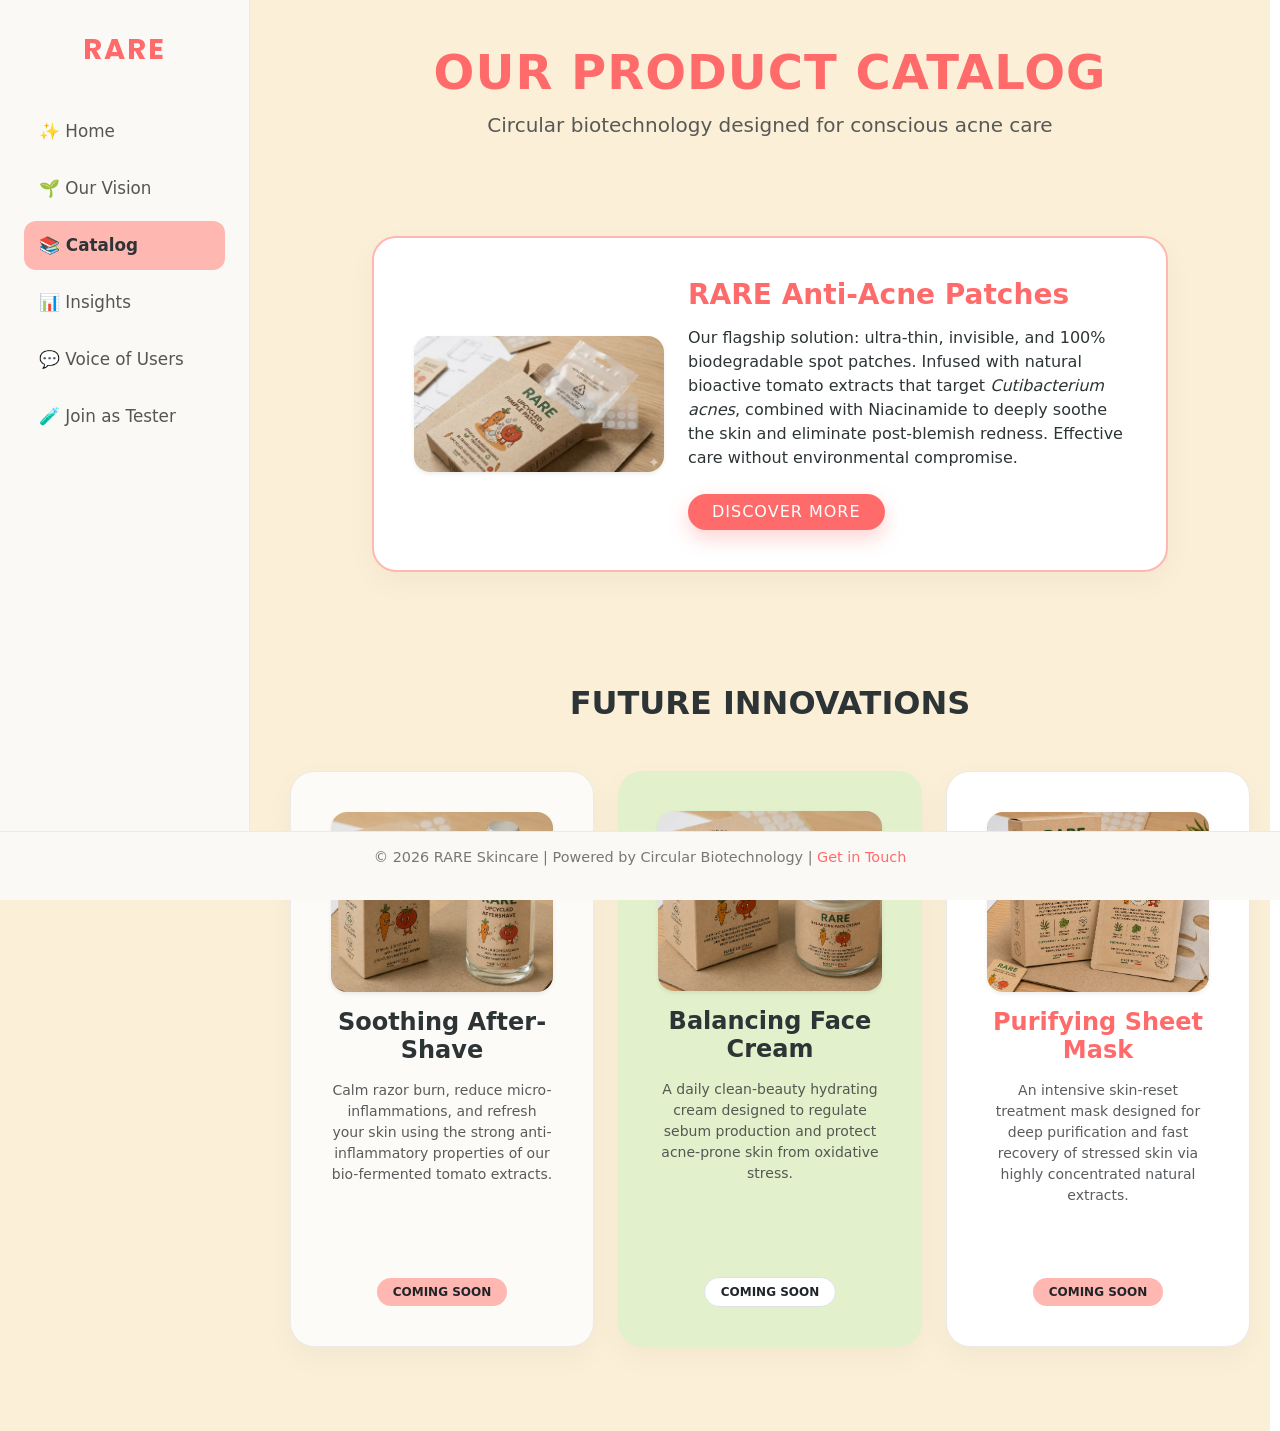
<file: catalogo.html>
<!DOCTYPE html>
<html lang="en">
<head>
    <meta charset="UTF-8">
    <meta name="viewport" content="width=device-width, initial-scale=1.0">
    <title>Product Catalog - RARE Skincare</title>

    <link href="https://fonts.googleapis.com/css2?family=Poppins:wght@300;400;500;600;700&display=swap" rel="stylesheet">

    <link rel="stylesheet" href="assets/css/styles.css">
    <link href="https://cdn.jsdelivr.net/npm/bootstrap@5.3.0/dist/css/bootstrap.min.css" rel="stylesheet">
</head>
<body>

<div class="container-fluid p-0 d-flex">
    <button class="hamburger-btn" id="hamburgerBtn">
        <span class="bar"></span>
        <span class="bar"></span>
        <span class="bar"></span>
    </button>
    
    <nav class="sidebar">
        <h2 class="sidebar-brand">RARE</h2>
        <ul class="nav flex-column">
            <li class="nav-item">
                <a class="nav-link" href="index.html#home">✨ Home</a>
            </li>
            <li class="nav-item">
                <a class="nav-link" href="wpp.html">🌱 Our Vision</a>
            </li>
            <li class="nav-item">
                <a class="nav-link active" href="catalogo.html">📚 Catalog</a>
            </li>
            <li class="nav-item">
                <a class="nav-link" href="insights.html">📊 Insights</a>
            </li>
            <li class="nav-item">
                <a class="nav-link" href="index.html#quote">💬 Voice of Users</a>
            </li>
            <li class="nav-item">
                <a class="nav-link" href="index.html#contatti">🧪 Join as Tester</a>
            </li>
        </ul>
    </nav>

    <div class="main-content">
        <header class="text-center py-4 w-100 rare-header">
            <h1 class="rare-title">OUR PRODUCT CATALOG</h1>
            <p class="text-muted fs-5">Circular biotechnology designed for conscious acne care</p>
        </header>

        <section id="flagship-product" class="py-4">
            <div class="row justify-content-center">
                <div class="col-10">
                    <div class="rare-box bg-white d-flex flex-column flex-md-row align-items-center gap-4" style="border: 2px solid #FFB7B2;">
                        <img src="assets/img/pimple-patches.jpeg" alt="RARE Anti-Acne Patch" class="img-fluid rounded-4 shadow-sm" style="max-width: 250px; object-fit: cover;">
                        <div class="product-text text-start flex-grow-1">
                            <h3 class="rare-heading fs-3" style="color: #FF6B6B;">RARE Anti-Acne Patches</h3>
                            <p>Our flagship solution: ultra-thin, invisible, and 100% biodegradable spot patches. Infused with natural bioactive tomato extracts that target <em>Cutibacterium acnes</em>, combined with Niacinamide to deeply soothe the skin and eliminate post-blemish redness. Effective care without environmental compromise.</p>
                            <a href="dettaglio.html" class="btn btn-primary rare-btn w-auto px-4 mt-2">DISCOVER MORE</a>
                        </div>
                    </div>
                </div>
            </div>
        </section>

        <section id="future-pipeline" class="py-4">
            <h2 class="rare-heading text-center mt-4 mb-5">FUTURE INNOVATIONS</h2>
            
            <div class="row g-4 justify-content-center">
                <div class="col-md-4">
                    <div class="rare-box bg-cream text-center h-100 d-flex flex-column justify-content-between">
                        <div>
                            <img src="assets/img/after-shave.png" alt="Soothing After-Shave" class="img-fluid rounded-4 mb-3 shadow-sm" style="width: 100%; height: 180px; object-fit: cover;">
                            <h4 class="rare-heading fs-4" style="color: #2D3436;">Soothing After-Shave</h4>
                            <p class="text-muted small">Calm razor burn, reduce micro-inflammations, and refresh your skin using the strong anti-inflammatory properties of our bio-fermented tomato extracts.</p>
                        </div>
                        <div class="badge bg-peach text-dark py-2 px-3 rounded-pill mt-3 align-self-center font-bold">COMING SOON</div>
                    </div>
                </div>

                <div class="col-md-4">
                    <div class="rare-box bg-mint text-center h-100 d-flex flex-column justify-content-between">
                        <div>
                            <img src="assets/img/cream.png" alt="Balancing Face Cream" class="img-fluid rounded-4 mb-3 shadow-sm" style="width: 100%; height: 180px; object-fit: cover;">
                            <h4 class="rare-heading fs-4" style="color: #2D3436;">Balancing Face Cream</h4>
                            <p class="text-muted small">A daily clean-beauty hydrating cream designed to regulate sebum production and protect acne-prone skin from oxidative stress.</p>
                        </div>
                        <div class="badge bg-white text-dark border py-2 px-3 rounded-pill mt-3 align-self-center font-bold">COMING SOON</div>
                    </div>
                </div>

                <div class="col-md-4">
                    <div class="rare-box bg-white text-center h-100 d-flex flex-column justify-content-between" style="border: 1px solid #EAEAEA;">
                        <div>
                            <img src="assets/img/face-mask.png" alt="Purifying Sheet Mask" class="img-fluid rounded-4 mb-3 shadow-sm" style="width: 100%; height: 180px; object-fit: cover;">
                            <h4 class="rare-heading fs-4" style="color: #FF6B6B;">Purifying Sheet Mask</h4>
                            <p class="text-muted small">An intensive skin-reset treatment mask designed for deep purification and fast recovery of stressed skin via highly concentrated natural extracts.</p>
                        </div>
                        <div class="badge bg-peach text-dark py-2 px-3 rounded-pill mt-3 align-self-center font-bold">COMING SOON</div>
                    </div>
                </div>
            </div>
        </section>

    </div>
    
    <footer>
        <p>&copy; 2026 RARE Skincare | Powered by Circular Biotechnology | <a href="index.html#contatti">Get in Touch</a></p>
    </footer>
</div>

<script src="https://cdn.jsdelivr.net/npm/bootstrap@5.3.0/dist/js/bootstrap.bundle.min.js"></script>
<script src="assets/js/script.js"></script>
</body>
</html>
</file>
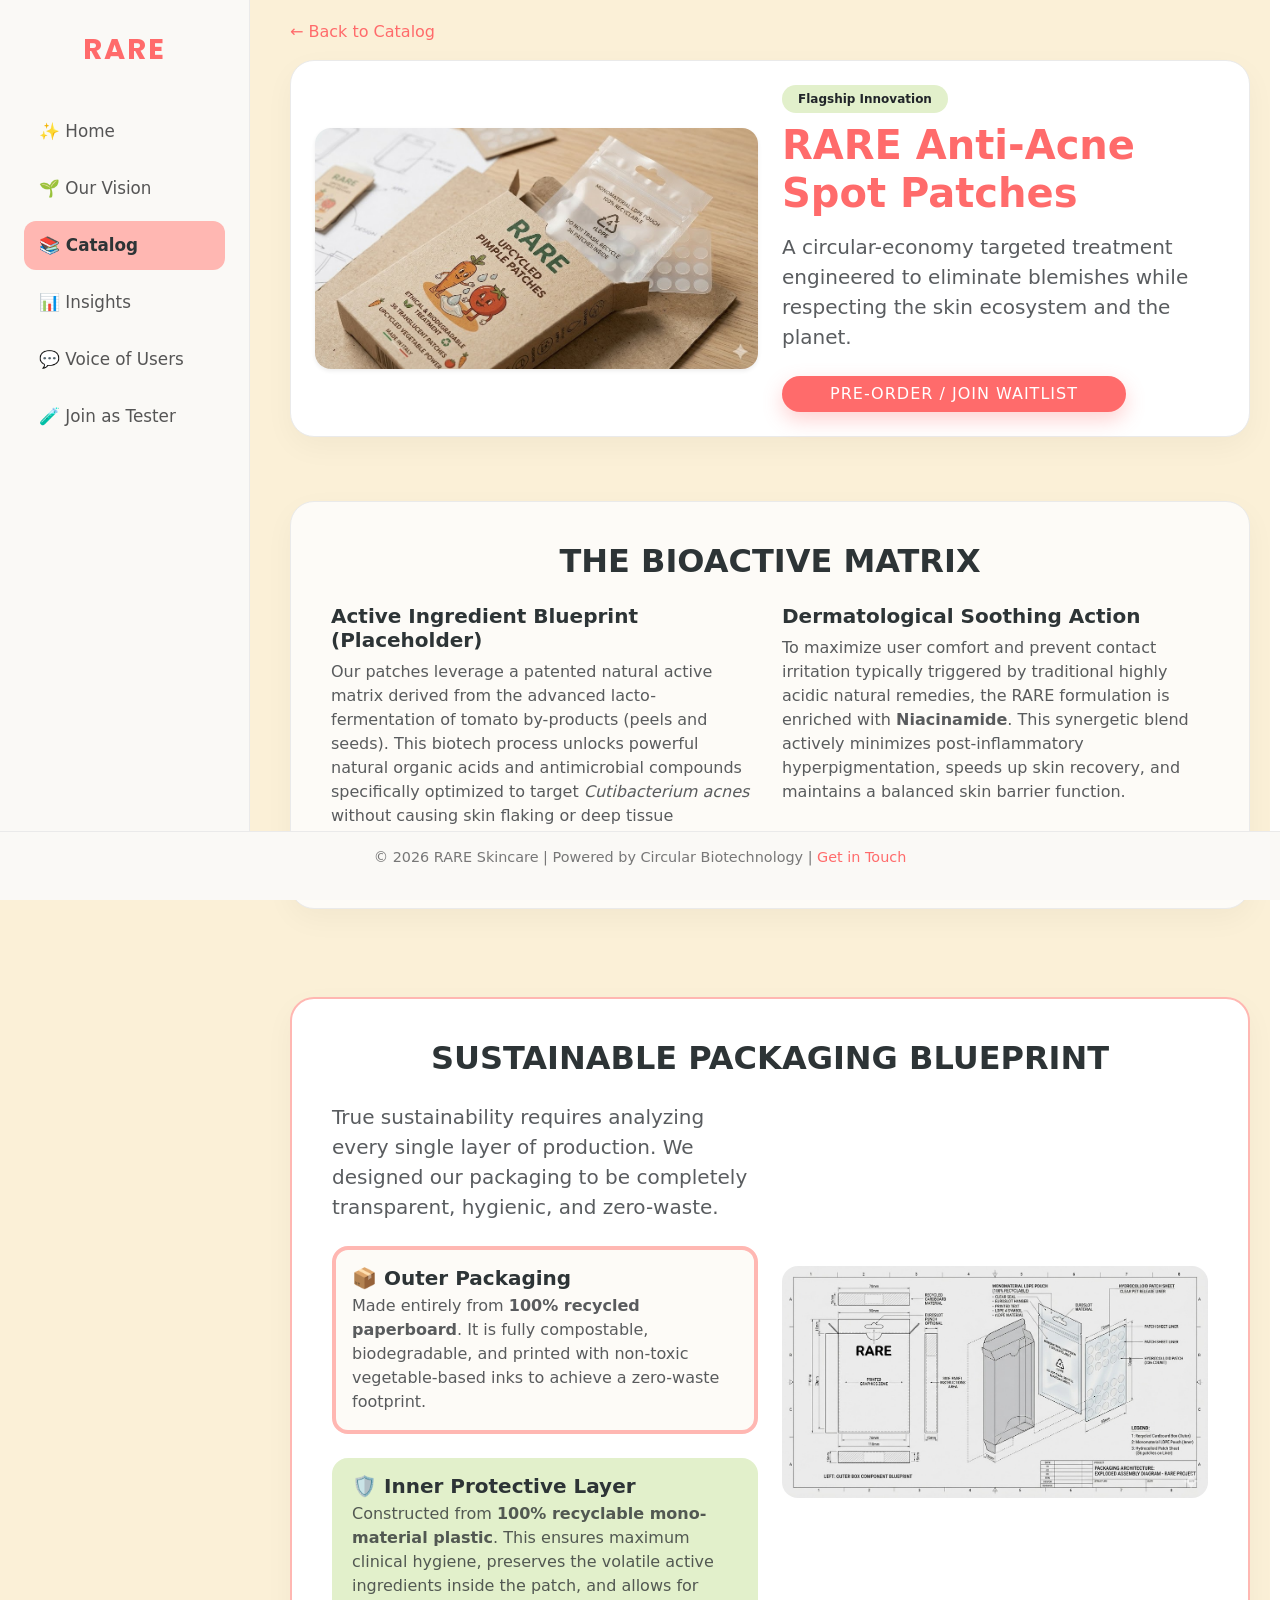
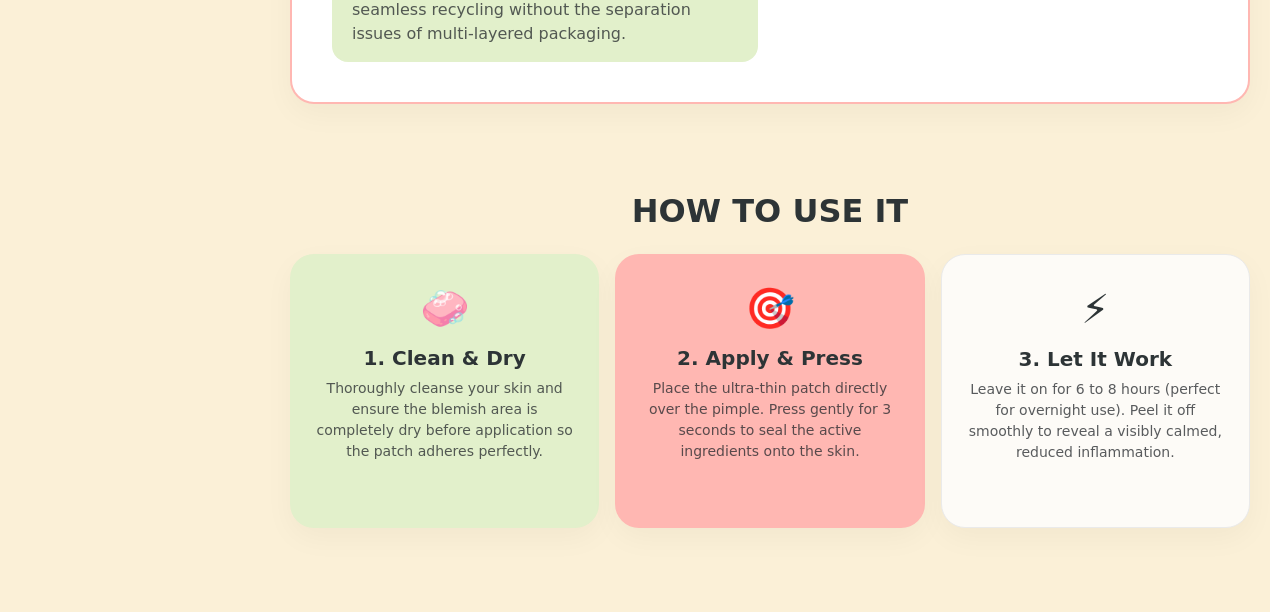
<file: dettaglio.html>
<!DOCTYPE html>
<html lang="en">
<head>
    <meta charset="UTF-8">
    <meta name="viewport" content="width=device-width, initial-scale=1.0">
    <title>RARE Anti-Acne Patches - Product Details</title>

    <link href="https://fonts.googleapis.com/css2?family=Poppins:wght@300;400;500;600;700&display=swap" rel="stylesheet">

    <link rel="stylesheet" href="assets/css/styles.css">
    <link href="https://cdn.jsdelivr.net/npm/bootstrap@5.3.0/dist/css/bootstrap.min.css" rel="stylesheet">
</head>
<body>

<div class="container-fluid p-0 d-flex">
    <button class="hamburger-btn" id="hamburgerBtn">
        <span class="bar"></span>
        <span class="bar"></span>
        <span class="bar"></span>
    </button>
    
    <nav class="sidebar">
        <h2 class="sidebar-brand">RARE</h2>
        <ul class="nav flex-column">
            <li class="nav-item">
                <a class="nav-link" href="index.html#home">✨ Home</a>
            </li>
            <li class="nav-item">
                <a class="nav-link" href="wpp.html">🌱 Our Vision</a>
            </li>
            <li class="nav-item">
                <a class="nav-link active" href="catalogo.html">📚 Catalog</a>
            </li>
            <li class="nav-item">
                <a class="nav-link" href="insights.html">📊 Insights</a>
            </li>
            <li class="nav-item">
                <a class="nav-link" href="index.html#quote">💬 Voice of Users</a>
            </li>
            <li class="nav-item">
                <a class="nav-link" href="index.html#contatti">🧪 Join as Tester</a>
            </li>
        </ul>
    </nav>

    <div class="main-content">
        
        <div class="text-start mb-3">
            <a href="catalogo.html" class="text-decoration-none" style="color: #FF6B6B; font-weight: 500;">&larr; Back to Catalog</a>
        </div>

        <section id="product-hero" class="rare-box bg-white p-4" style="border: 1px solid #EAEAEA;">
            <div class="row align-items-center g-4">
                <div class="col-md-6 text-center">
                    <img src="assets/img/pimple-patches.jpeg" alt="RARE Anti-Acne Patches Main View" class="img-fluid rounded-4 shadow-sm" style="max-height: 400px; object-fit: cover;">
                </div>
                <div class="col-md-6 text-start">
                    <span class="badge bg-mint text-dark px-3 py-2 rounded-pill mb-2 font-bold">Flagship Innovation</span>
                    <h1 class="rare-heading" style="font-size: 2.5rem; color: #FF6B6B;">RARE Anti-Acne Spot Patches</h1>
                    <p class="fs-5 text-muted">A circular-economy targeted treatment engineered to eliminate blemishes while respecting the skin ecosystem and the planet.</p>
                    
                    <div class="mt-4">
                        <a href="index.html#contatti" class="btn btn-primary rare-btn w-auto px-5">PRE-ORDER / JOIN WAITLIST</a>
                    </div>
                </div>
            </div>
        </section>

        <section id="product-composition" class="py-4">
            <div class="rare-box bg-cream text-start">
                <h2 class="rare-heading text-center mb-4">THE BIOACTIVE MATRIX</h2>
                <div class="row g-4">
                    <div class="col-md-6">
                        <h5><strong>Active Ingredient Blueprint (Placeholder)</strong></h5>
                        <p class="text-muted">Our patches leverage a patented natural active matrix derived from the advanced lacto-fermentation of tomato by-products (peels and seeds). This biotech process unlocks powerful natural organic acids and antimicrobial compounds specifically optimized to target <em>Cutibacterium acnes</em> without causing skin flaking or deep tissue dehydration.</p>
                    </div>
                    <div class="col-md-6">
                        <h5><strong>Dermatological Soothing Action</strong></h5>
                        <p class="text-muted">To maximize user comfort and prevent contact irritation typically triggered by traditional highly acidic natural remedies, the RARE formulation is enriched with <strong>Niacinamide</strong>. This synergetic blend actively minimizes post-inflammatory hyperpigmentation, speeds up skin recovery, and maintains a balanced skin barrier function.</p>
                    </div>
                </div>
            </div>
        </section>

        <section id="packaging-blueprint" class="py-4">
            <div class="rare-box bg-white text-start" style="border: 2px solid #FFB7B2;">
                <h2 class="rare-heading text-center mb-4">SUSTAINABLE PACKAGING BLUEPRINT</h2>
                
                <div class="row align-items-center g-4">
                    <div class="col-md-6 text-center order-md-2">
                        <img src="assets/img/packaging-blueprint.jpeg" alt="Packaging Architecture Blueprint" class="img-fluid rounded-4" style="max-height: 350px;">
                    </div>
                    
                    <div class="col-md-6 order-md-1">
                        <p class="fs-5 mb-4 text-muted">True sustainability requires analyzing every single layer of production. We designed our packaging to be completely transparent, hygienic, and zero-waste.</p>
                        
                        <div class="mb-4 p-3 bg-cream rounded-4 border-start border-4" style="border-color: #FFB7B2 !important;">
                            <h5 class="font-bold mb-1">📦 Outer Packaging</h5>
                            <p class="m-0 text-muted">Made entirely from <strong>100% recycled paperboard</strong>. It is fully compostable, biodegradable, and printed with non-toxic vegetable-based inks to achieve a zero-waste footprint.</p>
                        </div>
                        
                        <div class="p-3 bg-mint bg-opacity-20 rounded-4 border-start border-4" style="border-color: #E2F0CB !important;">
                            <h5 class="font-bold mb-1">🛡️ Inner Protective Layer</h5>
                            <p class="m-0 text-muted">Constructed from <strong>100% recyclable mono-material plastic</strong>. This ensures maximum clinical hygiene, preserves the volatile active ingredients inside the patch, and allows for seamless recycling without the separation issues of multi-layered packaging.</p>
                        </div>
                    </div>
                </div>
            </div>
        </section>

        <section id="how-to-use" class="py-4">
            <h2 class="rare-heading text-center mb-4">HOW TO USE IT</h2>
            <div class="row g-3">
                <div class="col-md-4">
                    <div class="rare-box bg-mint p-4 h-100 text-center">
                        <div class="fs-1 mb-2">🧼</div>
                        <h5 class="font-bold">1. Clean & Dry</h5>
                        <p class="small text-muted m-0">Thoroughly cleanse your skin and ensure the blemish area is completely dry before application so the patch adheres perfectly.</p>
                    </div>
                </div>
                <div class="col-md-4">
                    <div class="rare-box bg-peach p-4 h-100 text-center">
                        <div class="fs-1 mb-2">🎯</div>
                        <h5 class="font-bold">2. Apply & Press</h5>
                        <p class="small text-muted m-0">Place the ultra-thin patch directly over the pimple. Press gently for 3 seconds to seal the active ingredients onto the skin.</p>
                    </div>
                </div>
                <div class="col-md-4">
                    <div class="rare-box bg-cream p-4 h-100 text-center" style="border: 1px solid #EAEAEA;">
                        <div class="fs-1 mb-2">⚡</div>
                        <h5 class="font-bold">3. Let It Work</h5>
                        <p class="small text-muted m-0">Leave it on for 6 to 8 hours (perfect for overnight use). Peel it off smoothly to reveal a visibly calmed, reduced inflammation.</p>
                    </div>
                </div>
            </div>
        </section>

    </div>
    
    <footer>
        <p>&copy; 2026 RARE Skincare | Powered by Circular Biotechnology | <a href="index.html#contatti">Get in Touch</a></p>
    </footer>
</div>

<script src="https://cdn.jsdelivr.net/npm/bootstrap@5.3.0/dist/js/bootstrap.bundle.min.js"></script>
<script src="assets/js/script.js"></script>
</body>
</html>
</file>
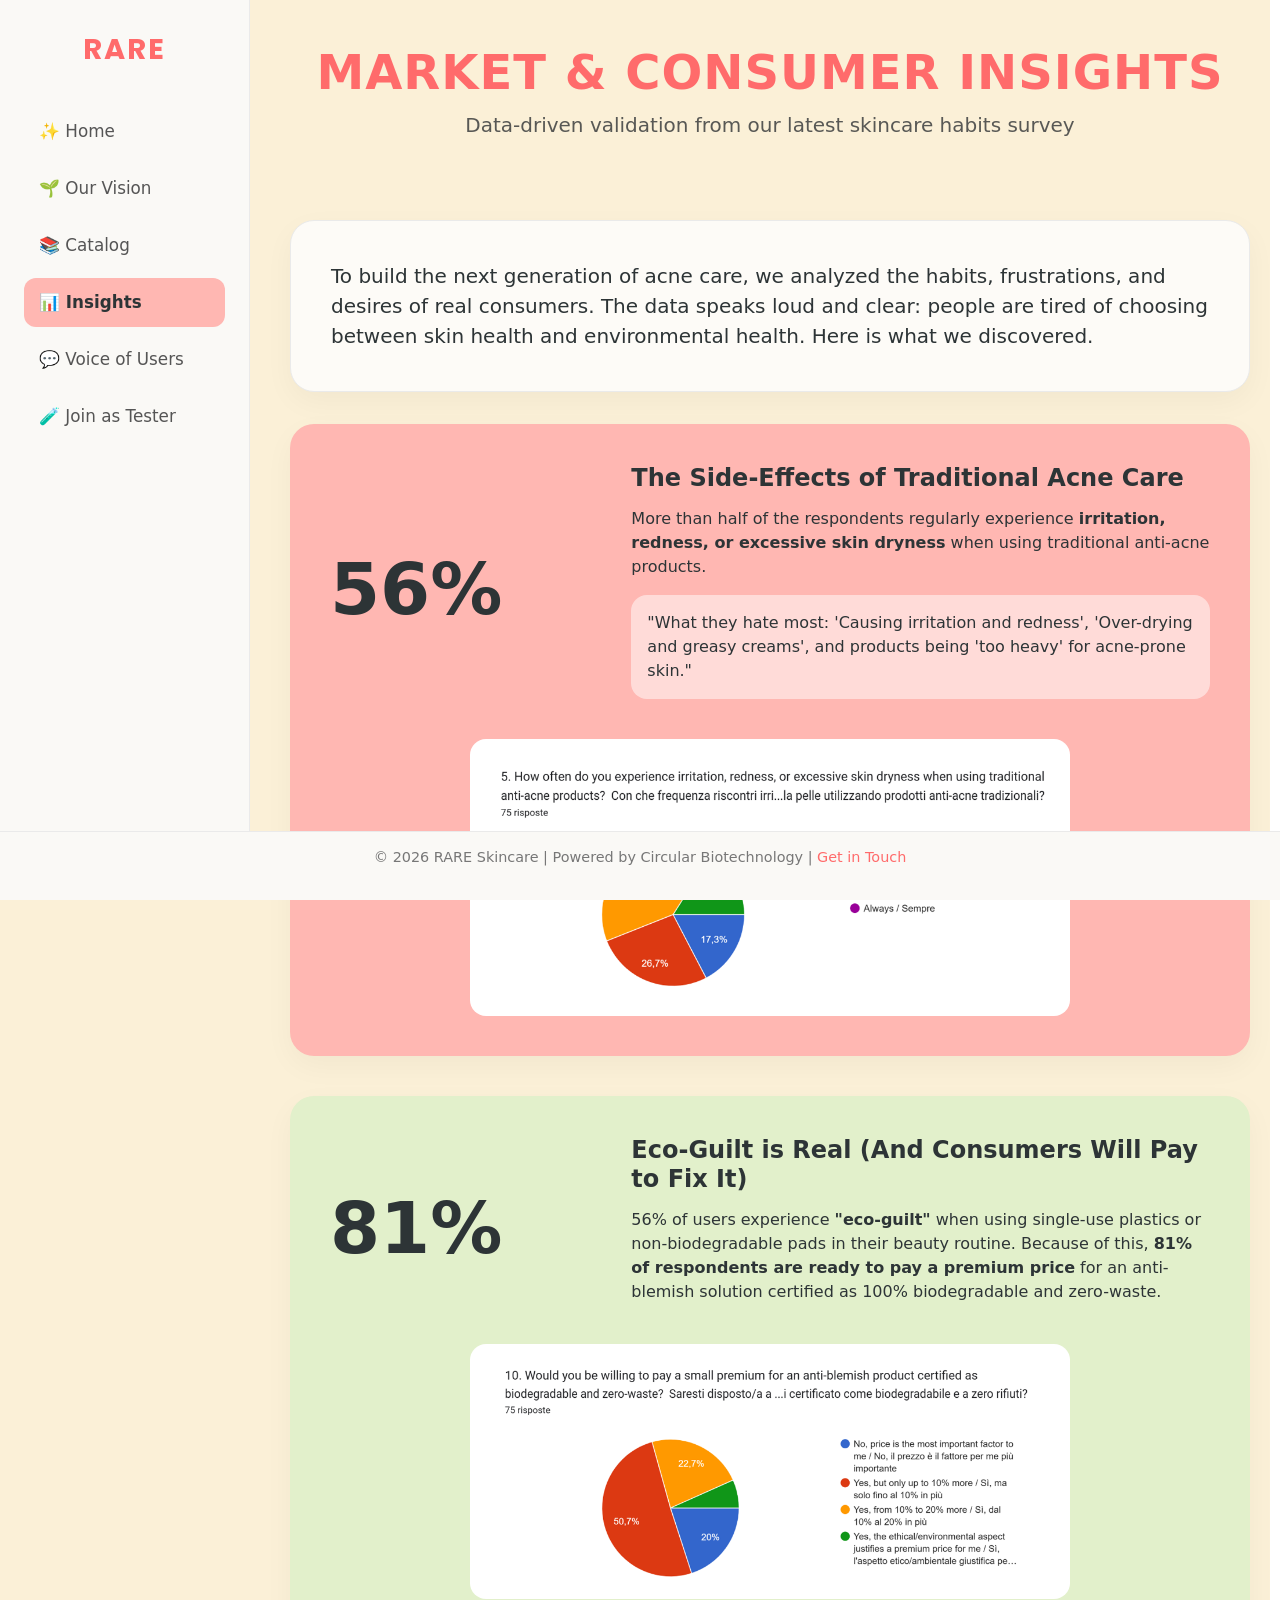
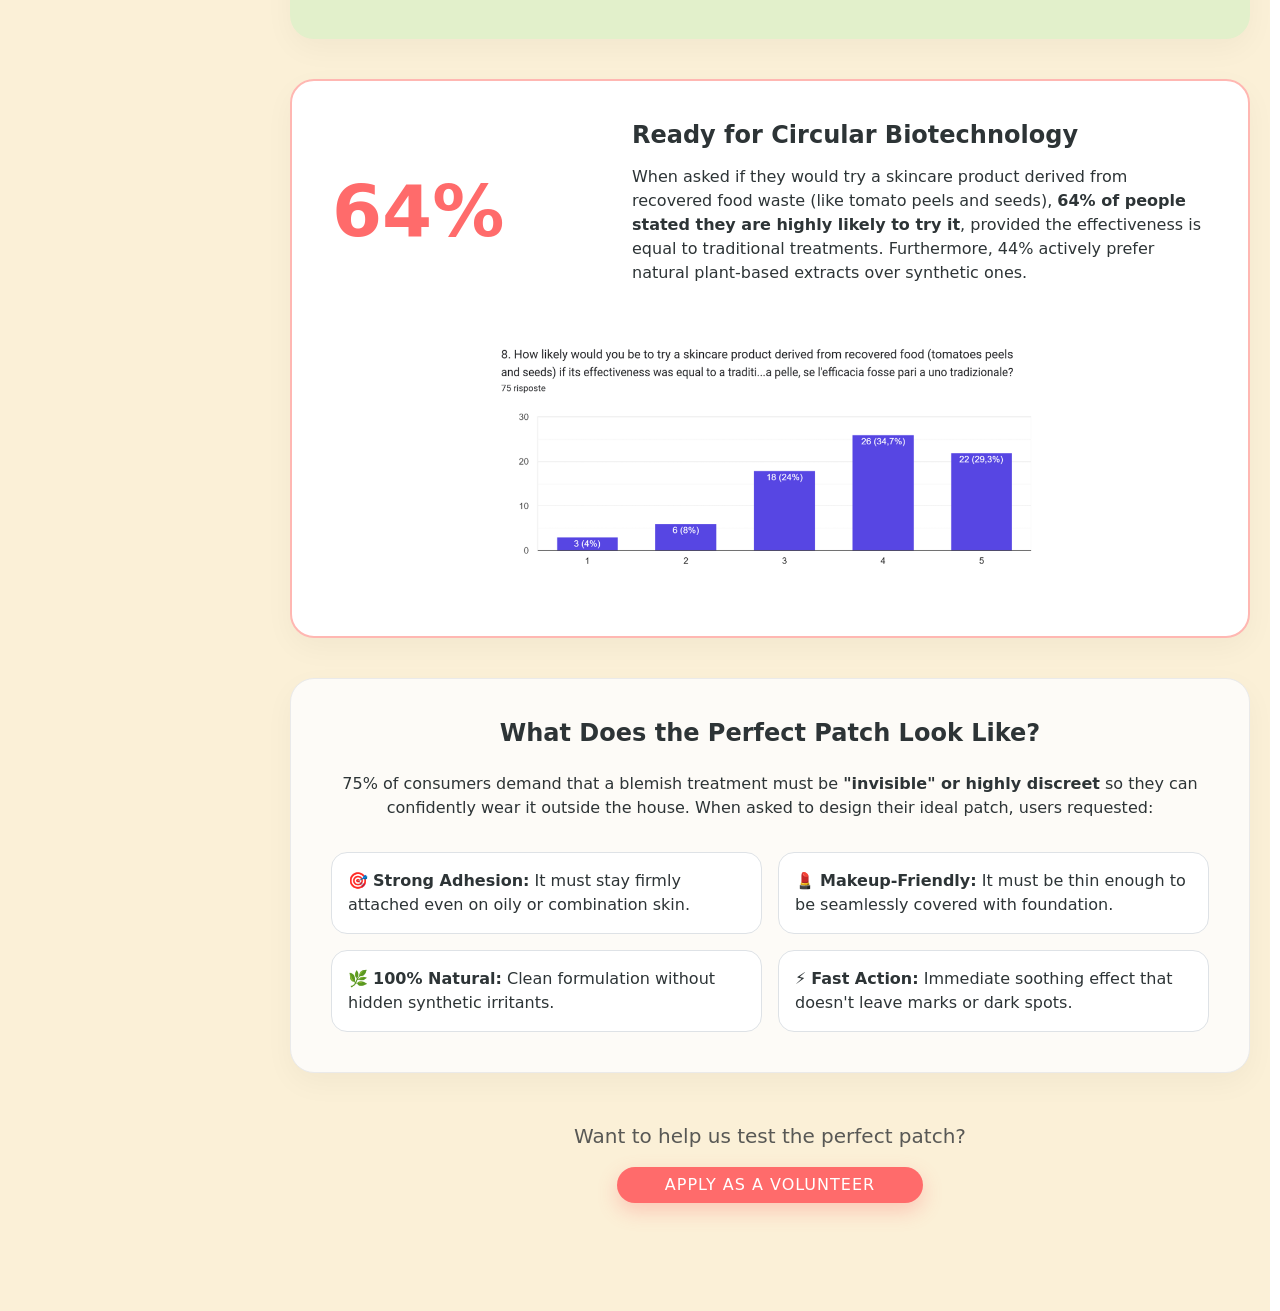
<file: insights.html>
<!DOCTYPE html>
<html lang="en">
<head>
    <meta charset="UTF-8">
    <meta name="viewport" content="width=device-width, initial-scale=1.0">
    <title>Consumer Insights - RARE Skincare</title>

    <link href="https://fonts.googleapis.com/css2?family=Poppins:wght@300;400;500;600;700&display=swap" rel="stylesheet">

    <link rel="stylesheet" href="assets/css/styles.css">
    <link href="https://cdn.jsdelivr.net/npm/bootstrap@5.3.0/dist/css/bootstrap.min.css" rel="stylesheet">
</head>
<body>

<div class="container-fluid p-0 d-flex">
    <button class="hamburger-btn" id="hamburgerBtn">
        <span class="bar"></span>
        <span class="bar"></span>
        <span class="bar"></span>
    </button>
    
    <nav class="sidebar">
        <h2 class="sidebar-brand">RARE</h2>
        <ul class="nav flex-column">
            <li class="nav-item">
                <a class="nav-link" href="index.html#home">✨ Home</a>
            </li>
            <li class="nav-item">
                <a class="nav-link" href="wpp.html">🌱 Our Vision</a>
            </li>
            <li class="nav-item">
                <a class="nav-link" href="catalogo.html">📚 Catalog</a> </li>
            <li class="nav-item">
                <a class="nav-link active" href="insights.html">📊 Insights</a>
            </li>
            <li class="nav-item">
                <a class="nav-link" href="index.html#quote">💬 Voice of Users</a>
            </li>
            <li class="nav-item">
                <a class="nav-link" href="index.html#contatti">🧪 Join as Tester</a>
            </li>
        </ul>
    </nav>

    <div class="main-content">
        <header class="text-center py-4 w-100 rare-header">
            <h1 class="rare-title">MARKET & CONSUMER INSIGHTS</h1>
            <p class="text-muted fs-5">Data-driven validation from our latest skincare habits survey</p>
        </header>

        <section class="py-2">
            <div class="rare-box bg-cream text-start mb-4">
                <p class="m-0 fs-5">To build the next generation of acne care, we analyzed the habits, frustrations, and desires of real consumers. The data speaks loud and clear: people are tired of choosing between skin health and environmental health. Here is what we discovered.</p>
            </div>
        </section>

        <div class="rare-box bg-peach text-start">
            <div class="row align-items-center">
                <div class="col-md-4 text-center text-md-start">
                    <h2 class="rare-number" style="font-size: 4.5rem; color: #2D3436;">56%</h2>
                </div>
                <div class="col-md-8">
                    <h3 class="rare-heading fs-4">The Side-Effects of Traditional Acne Care</h3>
                    <p>More than half of the respondents regularly experience <strong>irritation, redness, or excessive skin dryness</strong> when using traditional anti-acne products.</p>
                    <div class="p-3 bg-white bg-opacity-50 rounded-4 mt-2 font-italic fs-6 mb-3">
                        "What they hate most: 'Causing irritation and redness', 'Over-drying and greasy creams', and products being 'too heavy' for acne-prone skin."
                    </div>
                </div>
            </div>
            <div class="mt-4 p-3 bg-white rounded-4 text-center" style="max-width: 600px; margin: 0 auto;">
                <img src="assets/img/chart-irritation.png" alt="Graph showing irritation frequency" class="img-fluid">
            </div>
        </div>

        <div class="rare-box bg-mint text-start">
            <div class="row align-items-center">
                <div class="col-md-4 text-center text-md-start">
                    <h2 class="rare-number" style="font-size: 4.5rem; color: #2D3436;">81%</h2>
                </div>
                <div class="col-md-8">
                    <h3 class="rare-heading fs-4">Eco-Guilt is Real (And Consumers Will Pay to Fix It)</h3>
                    <p>56% of users experience <strong>"eco-guilt"</strong> when using single-use plastics or non-biodegradable pads in their beauty routine. Because of this, <strong>81% of respondents are ready to pay a premium price</strong> for an anti-blemish solution certified as 100% biodegradable and zero-waste.</p>
                </div>
            </div>
            <div class="mt-4 p-3 bg-white rounded-4 text-center" style="max-width: 600px; margin: 0 auto;">
                <img src="assets/img/chart-premium.png" alt="Graph showing willingness to pay premium" class="img-fluid">
            </div>
        </div>

        <div class="rare-box bg-white text-start" style="border: 2px solid #FFB7B2;">
            <div class="row align-items-center">
                <div class="col-md-4 text-center text-md-start">
                    <h2 class="rare-number" style="font-size: 4.5rem;">64%</h2>
                </div>
                <div class="col-md-8">
                    <h3 class="rare-heading fs-4">Ready for Circular Biotechnology</h3>
                    <p>When asked if they would try a skincare product derived from recovered food waste (like tomato peels and seeds), <strong>64% of people stated they are highly likely to try it</strong>, provided the effectiveness is equal to traditional treatments. Furthermore, 44% actively prefer natural plant-based extracts over synthetic ones.</p>
                </div>
            </div>
            <div class="mt-4 p-3 bg-white rounded-4 text-center" style="max-width: 600px; margin: 0 auto;">
                <img src="assets/img/chart-tomato.png" alt="Graph showing likelihood to try tomato products" class="img-fluid">
            </div>
        </div>

        <div class="rare-box bg-cream text-start">
            <h3 class="rare-heading fs-4 text-center mb-4">What Does the Perfect Patch Look Like?</h3>
            <p class="text-center">75% of consumers demand that a blemish treatment must be <strong>"invisible" or highly discreet</strong> so they can confidently wear it outside the house. When asked to design their ideal patch, users requested:</p>
            
            <div class="row g-3 mt-2">
                <div class="col-md-6">
                    <div class="p-3 bg-white rounded-4 border">
                        🎯 <strong>Strong Adhesion:</strong> It must stay firmly attached even on oily or combination skin.
                    </div>
                </div>
                <div class="col-md-6">
                    <div class="p-3 bg-white rounded-4 border">
                        💄 <strong>Makeup-Friendly:</strong> It must be thin enough to be seamlessly covered with foundation.
                    </div>
                </div>
                <div class="col-md-6">
                    <div class="p-3 bg-white rounded-4 border">
                        🌿 <strong>100% Natural:</strong> Clean formulation without hidden synthetic irritants.
                    </div>
                </div>
                <div class="col-md-6">
                    <div class="p-3 bg-white rounded-4 border">
                        ⚡ <strong>Fast Action:</strong> Immediate soothing effect that doesn't leave marks or dark spots.
                    </div>
                </div>
            </div>
        </div>

        <div class="text-center mt-5 mb-5">
            <p class="fs-5 text-muted">Want to help us test the perfect patch?</p>
            <a href="index.html#contatti" class="btn btn-primary rare-btn w-auto px-5">APPLY AS A VOLUNTEER</a>
        </div>

    </div>
    
    <footer>
        <p>&copy; 2026 RARE Skincare | Powered by Circular Biotechnology | <a href="index.html#contatti">Get in Touch</a></p>
    </footer>
</div>

<script src="https://cdn.jsdelivr.net/npm/bootstrap@5.3.0/dist/js/bootstrap.bundle.min.js"></script>
<script src="assets/js/script.js"></script>
</body>
</html>
</file>
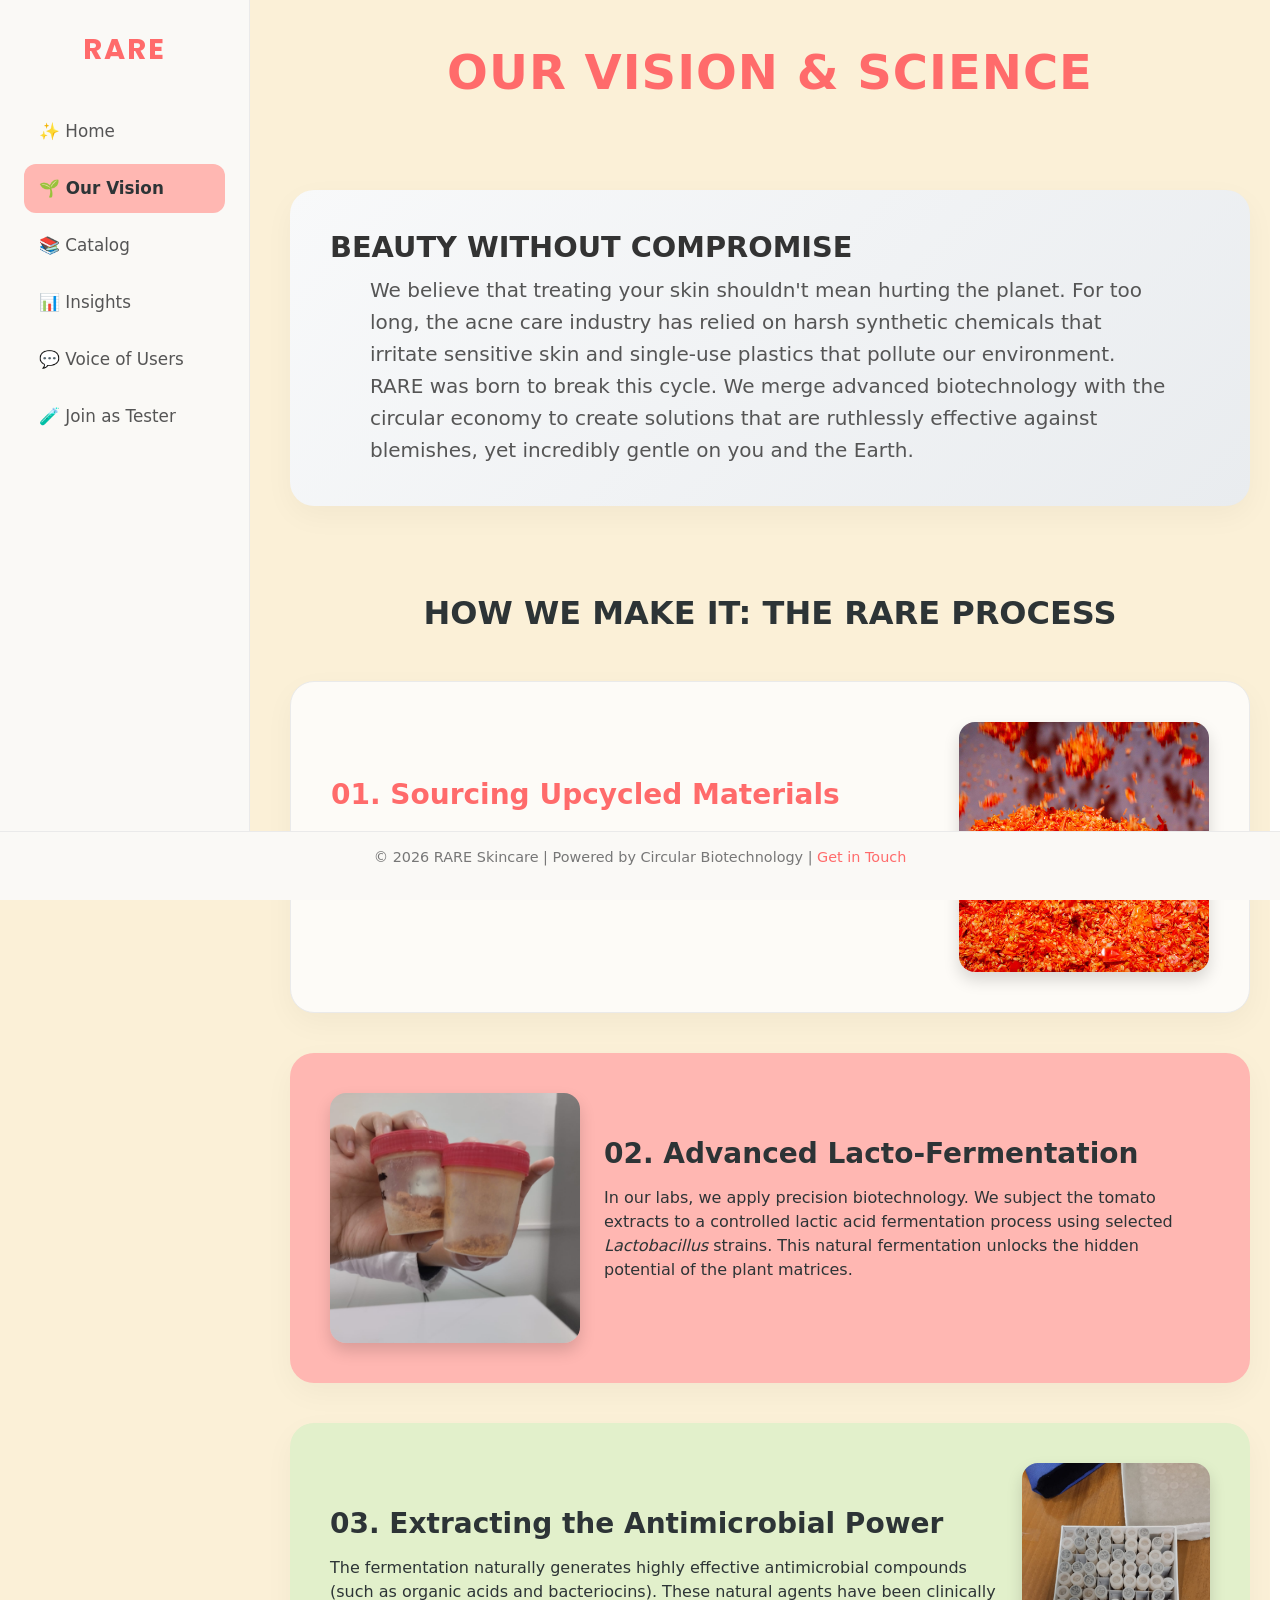
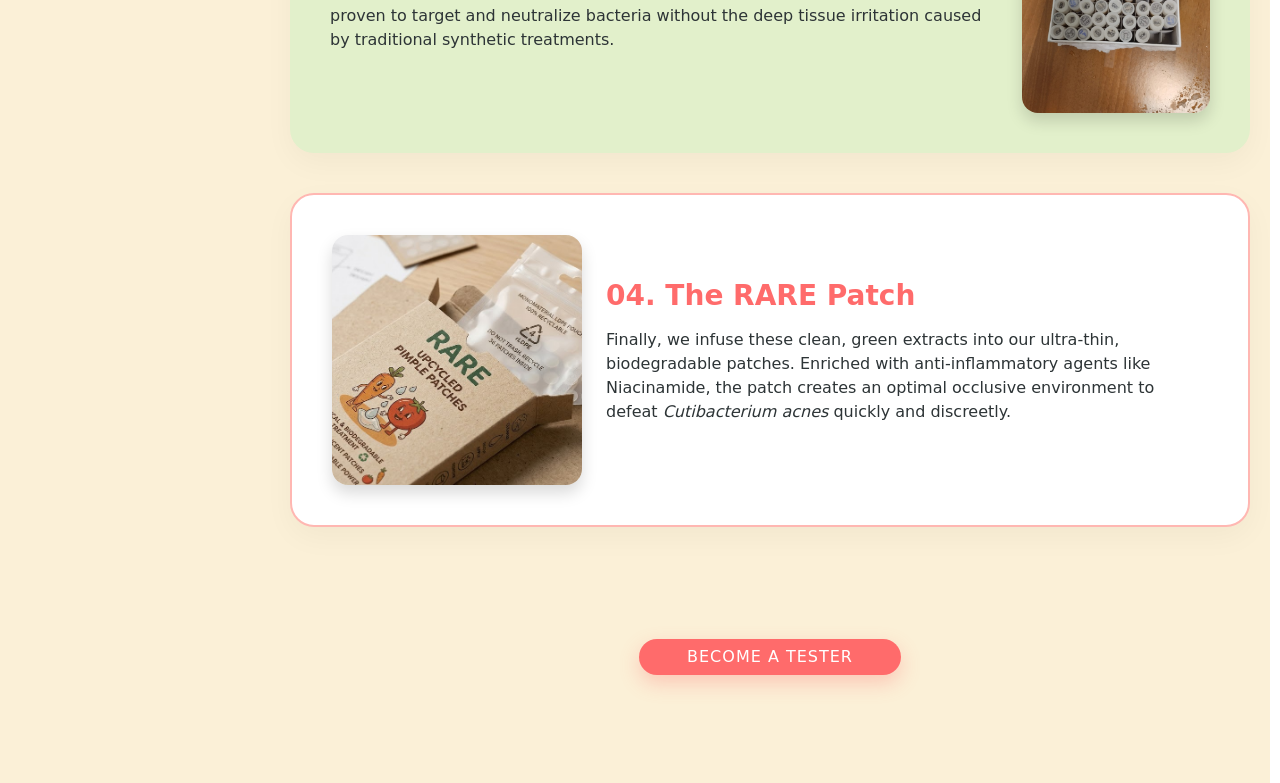
<file: wpp.html>
<!DOCTYPE html>
<html lang="en">
<head>
    <meta charset="UTF-8">
    <meta name="viewport" content="width=device-width, initial-scale=1.0">
    <title>Our Vision - RARE Skincare</title>

    <link href="https://fonts.googleapis.com/css2?family=Poppins:wght@300;400;500;600;700&display=swap" rel="stylesheet">

    <link rel="stylesheet" href="assets/css/styles.css">
    <link href="https://cdn.jsdelivr.net/npm/bootstrap@5.3.0/dist/css/bootstrap.min.css" rel="stylesheet">
</head>
<body>

<div class="container-fluid p-0 d-flex">
    <button class="hamburger-btn" id="hamburgerBtn">
        <span class="bar"></span>
        <span class="bar"></span>
        <span class="bar"></span>
    </button>
    
    <nav class="sidebar">
        <h2 class="sidebar-brand">RARE</h2>
        <ul class="nav flex-column">
            <li class="nav-item">
                <a class="nav-link" href="index.html#home">✨ Home</a>
            </li>
            <li class="nav-item">
                <a class="nav-link active" href="wpp.html">🌱 Our Vision</a>
            </li>
            <li class="nav-item">
                <a class="nav-link" href="catalogo.html">📚 Catalog</a> </li>
            <li class="nav-item">
                <a class="nav-link" href="insights.html">📊 Insights</a>
            </li>
            <li class="nav-item">
                <a class="nav-link" href="index.html#quote">💬 Voice of Users</a>
            </li>
            <li class="nav-item">
                <a class="nav-link" href="index.html#contatti">🧪 Join as Tester</a>
            </li>
        </ul>
    </nav>

    <div class="main-content">
        <header class="text-center py-4 w-100 rare-header">
            <h1 class="rare-title">OUR VISION & SCIENCE</h1>
        </header>

        <section id="beliefs" class="py-4">
            <div class="descrizione-container rare-box bg-mint text-start">
                <h2 class="rare-heading">BEAUTY WITHOUT COMPROMISE</h2>
                <p class="fs-5">We believe that treating your skin shouldn't mean hurting the planet. For too long, the acne care industry has relied on harsh synthetic chemicals that irritate sensitive skin and single-use plastics that pollute our environment. RARE was born to break this cycle. We merge advanced biotechnology with the circular economy to create solutions that are ruthlessly effective against blemishes, yet incredibly gentle on you and the Earth.</p>
            </div>
        </section>

        <section id="process" class="py-4">
            <h2 class="rare-heading text-center mb-5">HOW WE MAKE IT: THE RARE PROCESS</h2>

            <div class="rare-box bg-cream d-flex flex-column flex-md-row align-items-center gap-4">
                <div class="process-text text-start flex-grow-1">
                    <h3 class="rare-heading fs-3" style="color: #FF6B6B;">01. Sourcing Upcycled Materials</h3>
                    <p>We start by rescuing high-quality tomato by-products—primarily peels and seeds—that would otherwise be discarded by the food industry. This zero-waste approach gives a second life to nutrient-rich organic matter.</p>
                </div>
                <img src="assets/img/tomatoes.jpg" alt="Upcycled Tomato Waste" class="img-fluid rounded-4 shadow" style="width: 250px; height: 250px; object-fit: cover;">
            </div>

            <div class="rare-box bg-peach d-flex flex-column flex-md-row-reverse align-items-center gap-4">
                <div class="process-text text-start flex-grow-1">
                    <h3 class="rare-heading fs-3" style="color: #2D3436;">02. Advanced Lacto-Fermentation</h3>
                    <p>In our labs, we apply precision biotechnology. We subject the tomato extracts to a controlled lactic acid fermentation process using selected <em>Lactobacillus</em> strains. This natural fermentation unlocks the hidden potential of the plant matrices.</p>
                </div>
                <img src="assets/img/fermentation.jpg" alt="Lacto-Fermentation Process" class="img-fluid rounded-4 shadow" style="width: 250px; height: 250px; object-fit: cover;">
            </div>

            <div class="rare-box bg-mint d-flex flex-column flex-md-row align-items-center gap-4">
                <div class="process-text text-start flex-grow-1">
                    <h3 class="rare-heading fs-3" style="color: #2D3436;">03. Extracting the Antimicrobial Power</h3>
                    <p>The fermentation naturally generates highly effective antimicrobial compounds (such as organic acids and bacteriocins). These natural agents have been clinically proven to target and neutralize bacteria without the deep tissue irritation caused by traditional synthetic treatments.</p>
                </div>
                <img src="assets/img/extract.jpg" alt="Antimicrobial Extract" class="img-fluid rounded-4 shadow" style="width: 250px; height: 250px; object-fit: cover;">
            </div>

            <div class="rare-box bg-white d-flex flex-column flex-md-row-reverse align-items-center gap-4" style="border: 2px solid #FFB7B2;">
                <div class="process-text text-start flex-grow-1">
                    <h3 class="rare-heading fs-3" style="color: #FF6B6B;">04. The RARE Patch</h3>
                    <p>Finally, we infuse these clean, green extracts into our ultra-thin, biodegradable patches. Enriched with anti-inflammatory agents like Niacinamide, the patch creates an optimal occlusive environment to defeat <em>Cutibacterium acnes</em> quickly and discreetly.</p>
                </div>
                <img src="assets/img/pimple-patches.jpeg" alt="RARE Pimple Patches" class="img-fluid rounded-4 shadow" style="width: 250px; height: 250px; object-fit: cover;">
            </div>

        </section>
        
        <div class="text-center mt-5 mb-5">
            <a href="index.html#contatti" class="btn btn-primary rare-btn w-auto px-5">BECOME A TESTER</a>
        </div>

    </div>
    
    <footer>
        <p>&copy; 2026 RARE Skincare | Powered by Circular Biotechnology | <a href="index.html#contatti">Get in Touch</a></p>
    </footer>
</div>

<script src="https://cdn.jsdelivr.net/npm/bootstrap@5.3.0/dist/js/bootstrap.bundle.min.js"></script>
<script src="assets/js/script.js"></script>
</body>
</html>
</file>
<file: assets/css/styles.css>
/* Imposta altezza della pagina per occupare l'intero schermo */
html, body {
  margin: 0;
  font-family: "Poppins", sans-serif;
  color: white;
  display: flex;
  overflow-x: hidden;
}

/* Layout principale con sidebar fissa */
.container-fluid {
  display: flex;
  width: 100%;
  background-color: #fbf0d7;
}

/* Sidebar moderna */
.sidebar {
  background: linear-gradient(135deg, #2a2a2a, #3e3e3e);
  color: white;
  padding: 1.5rem;
  height: 100vh;
  width: 250px;
  position: fixed;
  left: 0;
  overflow-y: auto;
  transition: width 0.3s ease;
}

/* Titolo della sidebar */
.sidebar h2 {
  font-size: 1.4rem;
  text-transform: uppercase;
  font-weight: bold;
  margin-bottom: 1.5rem;
  text-align: center;
}

/* Stili per i link della sidebar */
.sidebar .nav-link {
  display: flex;
  align-items: center;
  font-size: 1.1rem;
  font-weight: 500;
  padding: 12px 20px;
  color: #ffffff;
  text-decoration: none;
  border-radius: 8px;
  margin-bottom: 10px;
  transition: background 0.3s ease, transform 0.2s ease;
}

/* Effetto hover */
.sidebar .nav-link:hover {
  background: rgba(255, 255, 255, 0.2);
  transform: translateX(5px);
}

/* Contenuto principale */
.main-content {
  flex-grow: 1;
  margin-left: 270px;
  padding: 20px;
  max-width: 1000px;
  margin-right: auto;
  text-align: center;
  background-color: #fbf0d7;
  transition: margin-left 0.3s ease;
  margin-bottom: 40px;
}

/* Header */
header {
  padding: 15px;
  border-radius: 10px;
  margin-bottom: 20px;
  text-align: center;
}

/* Timeline Orizzontale */
.timeline-container {
  color: white;
  display: flex;
  align-items: center;
  justify-content: center;
  flex-wrap: wrap;
  gap: 15px;
  margin-top: 20px;
}

#timeline-wrapper {
  width: 70%;
  overflow: hidden;
}

.timeline-navigation {
  display: flex;
  justify-content: center;
  gap: 15px;
  margin-top: 15px;
  margin-bottom:50px;
}

.timeline-content {
  display: flex;
  gap: 20px;
  transition: transform 0.5s ease-in-out;
}

/* Stili per le card della timeline */
#timeline .card {
  display: flex;
  flex-direction: column;
  width: 300px;
  background: #fff;
  color: black;
  transition: transform 0.3s ease, box-shadow 0.3s ease;
  border-radius: 10px;
}

/* Effetto hover sulle card */
#timeline .card:hover {
  transform: scale(1.05);
  box-shadow: 4px 4px 15px rgba(255, 255, 255, 0.3);
  cursor: pointer;
}

/* Uniforma le immagini */
#timeline .card-img-top {
  height: 200px;
  object-fit: cover;
}

/* Stili per le frecce */
button#prevBtn, button#nextBtn {
  background: #ffffff;
  border: none;
  color: black;
  padding: 10px 15px;
  font-size: 20px;
  cursor: pointer;
  border-radius: 50%;
  transition: background 0.3s ease-in-out, transform 0.2s ease-in-out;
}

button#prevBtn:hover, button#nextBtn:hover {
  background: #ffd700;
  transform: scale(1.1);
}

/* 📌 Responsive: ridimensioniamo le frecce su schermi piccoli */
@media (max-width: 768px) {
  .timeline-navigation {
    gap: 10px;
  }

  button#prevBtn, button#nextBtn {
    font-size: 18px;
    padding: 8px 12px;
  }
}

@media (max-width: 576px) {
  button#prevBtn, button#nextBtn {
    font-size: 16px;
    padding: 6px 10px;
  }
}

/* Footer */
footer {
  text-align: center;
  position: fixed;
  bottom: 0;
  left: 0;
  width: 100%;
  background: linear-gradient(135deg, #2a2a2a, #3e3e3e);
  color: white;
  padding: 10px;
  font-size: 0.9rem;
}

/* Contenitore descrizione */
.descrizione-container {
  text-align: center;
  background: linear-gradient(135deg, #f8f9fa, #e9ecef);
  padding: 30px;
  border-radius: 12px;
  margin-bottom: 30px;
  box-shadow: 0px 4px 10px rgba(0, 0, 0, 0.1);
}

/* Titolo della sezione */
.descrizione-container h2 {
  font-size: 1.8rem;
  font-weight: bold;
  color: #333;
  margin-bottom: 10px;
}

/* Testo della descrizione */
.descrizione-container p {
  font-size: 1.1rem;
  color: #555;
  max-width: 800px;
  margin: auto;
  line-height: 1.6;
}

/* Sezione statistiche sui videogiochi */
.stats-container {
  display: flex;
  flex-wrap: wrap;
  justify-content: center;
  gap: 40px;
  background: #007bff;
  color: white;
  padding: 30px 10px;
  border-radius: 12px;
  text-align: center;
  margin: 30px 0;
}

.stat {
  flex: 1;
  min-width: 150px;
}

/* Sezione citazione famosa */
.quote-container {
  text-align: center;
  font-style: italic;
  font-size: 1.2rem;
  color: #555;
  padding: 20px;
  margin: 30px 0;
  background: linear-gradient(135deg, #f8f9fa, #e9ecef);
  border-radius: 12px;
  box-shadow: 0px 4px 10px rgba(0, 0, 0, 0.1);
}

/* 📌 Media Query per schermi medi (tablet) */
@media (max-width: 992px) {
  .sidebar {
      width: 200px;
  }
  .main-content {
      margin-left: 220px;
      max-width: calc(100% - 220px);
  }
}

/* 📌 Media Query per schermi piccoli (mobile) */
@media (max-width: 768px) {
  .sidebar {
      width: 180px;
      padding: 1rem;
  }
  .sidebar h2 {
      font-size: 1.2rem;
  }
  .sidebar .nav-link {
      font-size: 0.80rem;
      padding: 10px;
  }
  .main-content {
    margin-left: 0 !important;
    max-width: 100%;
    width: 100%;
    padding: 20px;
    margin-right: 0;
    text-align: center;
  }
  .stats-container {
      flex-direction: column;
      align-items: center;
  }
  .quote-container {
      font-size: 1rem;
      padding: 15px;
  }
  .sidebar {
    position: fixed;
    left: -250px;
    top: 0;
    height: 100%;
    transition: left 0.3s ease;
    z-index: 1500;
  }

  .sidebar.open {
      left: 0;
  }

  .timeline-container {
    flex-direction: column;
    align-items: center;
    justify-content: center;
    text-align: center;
    width: 100%;
  }

  .timeline-navigation {
    justify-content: center;
    text-align: center;
    width: 100%;
  }

  .timeline-content {
    justify-content: center;
  }
}

/* 📌 Media Query per schermi xs */
@media (max-width: 576px) {
  .sidebar {
      width: 150px;
      padding: 0.8rem;
  }
  .main-content {
    margin-left: 0 !important;
    max-width: 100%;
    width: 100%;
    padding: 15px;
    margin-right: 0;
    text-align: center;
  }
}

.contact-section {
  text-align: center;
  font-style: italic;
  font-size: 1.2rem;
  color: #555;
  background: linear-gradient(135deg, #f8f9fa, #e9ecef);
  border-radius: 12px;
  box-shadow: 0px 4px 10px rgba(0, 0, 0, 0.1);
  padding: 40px 0;          /* spazio interno sopra e sotto */
  margin-top: 40px;         /* per separare dalla sezione precedente (timeline) */
}

.stats-graph-container {
  max-width: 600px;
  margin: 0 auto; /* per centrarlo */
  background: #ffffff; 
  padding: 20px;
  border-radius: 8px;
  margin-top: 30px; 
}

/*Stile di base per il pulsante hamburger */
.hamburger-btn {
  display: none; /* di default nascosto su schermi grandi */
  position: fixed;
  top: 20px;
  left: 20px;
  background: transparent;
  border: none;
  cursor: pointer;
  z-index: 2000; /* per stare sopra la sidebar */
}

/* Barre orizzontali dell'hamburger */
.hamburger-btn .bar {
  display: block;
  width: 30px;
  height: 3px;
  margin: 6px 0;
  background-color: #ffd700;
  transition: 0.4s;
}

/* Quando la sidebar è "chiusa" su mobile viene posizionata fuori dallo schermo */
@media (max-width: 768px) {
  .sidebar {
    position: fixed; 
    left: -250px; /* la spostiamo fuori schermo */
    top: 0;
    height: 100%;
    transition: left 0.3s ease;
    z-index: 1500; 
  }

  /* Quando la sidebar ha la classe .open, la riportiamo in vista */
  .sidebar.open {
    left: 0;
  }

  /* La main-content deve occupare tutto lo spazio quando la sidebar è chiusa */
  .main-content {
    margin-left: 0 !important;
  }

  /* Mostra l'hamburger button su mobile */
  .hamburger-btn {
    display: block; 
  }
}

/* --- RARE SOFT POP / CLEAN SKINCARE STYLE --- */

/* Soft, natural colors */
.bg-mint { background-color: #E2F0CB; color: #2D3436; }
.bg-peach { background-color: #FFB7B2; color: #2D3436; }
.bg-cream { background-color: #FDFBF7; color: #2D3436; border: 1px solid #EAEAEA; }
.bg-white { background-color: #ffffff; color: #2D3436; }

/* Base Soft Container */
.rare-box {
    border-radius: 24px; /* Angoli molto morbidi */
    margin-bottom: 40px;
    padding: 40px;
    box-shadow: 0 10px 30px rgba(0, 0, 0, 0.04); /* Ombra leggerissima ed elegante */
    transition: transform 0.3s ease, box-shadow 0.3s ease;
}

.rare-box:hover {
    transform: translateY(-5px); /* Leggero effetto galleggiamento */
    box-shadow: 0 15px 40px rgba(0, 0, 0, 0.08);
}

/* Typography */
.rare-header {
    margin-bottom: 2rem;
}

.rare-title {
    font-weight: 700;
    font-size: 3rem;
    color: #FF6B6B; /* Un rosso pomodoro ma morbido/corallo */
    letter-spacing: 1px;
}

.rare-heading {
    font-weight: 600;
    font-size: 2rem;
    margin-bottom: 15px;
    color: #2D3436;
}

.rare-number {
    font-weight: 700;
    font-size: 3.5rem;
    color: #FF6B6B;
    margin-bottom: 0;
}

.rare-author {
    display: block;
    margin-top: 15px;
    font-weight: 600;
    color: #FF6B6B;
}

/* Forms & Inputs */
.rare-input {
    border: 2px solid #EAEAEA !important;
    border-radius: 12px !important;
    padding: 15px !important;
    font-size: 1.1rem;
    background-color: #FAFAFA;
    transition: all 0.2s ease;
}

.rare-input:focus {
    box-shadow: 0 0 0 4px rgba(255, 107, 107, 0.15) !important;
    outline: none;
    border-color: #FF6B6B !important;
    background-color: #fff;
}

/* Call to Action Button */
.rare-btn {
    background-color: #FF6B6B !important; /* Tomato accent color */
    color: #fff !important;
    font-weight: 600;
    font-size: 1.2rem;
    padding: 15px 30px;
    border: none !important;
    border-radius: 50px !important; /* Forma a pillola */
    box-shadow: 0 8px 20px rgba(255, 107, 107, 0.3);
    text-transform: uppercase;
    letter-spacing: 1px;
    transition: all 0.2s ease-in-out;
    width: 100%;
}

.rare-btn:hover, .rare-btn:active {
    transform: translateY(-2px);
    box-shadow: 0 12px 25px rgba(255, 107, 107, 0.4) !important;
    background-color: #FF5252 !important; /* Leggermente più scuro al passaggio del mouse */
}

.font-bold { font-weight: 600; }
/* --- END RARE SOFT STYLE --- */

/* --- REGISTRAZIONE NUOVO STILE SIDEBAR & FOOTER RARE --- */

/* Sovrascriviamo la sidebar con colori chiari e morbidi */
.sidebar {
  background: #FAF9F6 !important; /* Colore crema/off-white pulito */
  color: #2D3436 !important;
  padding: 2rem 1.5rem;
  border-right: 1px solid #EAEAEA; /* Sottile linea di separazione anziché stacco netto */
}

/* Titolo RARE nella sidebar */
.sidebar h2.sidebar-brand {
  font-family: 'Poppins', sans-serif;
  font-weight: 700;
  font-size: 1.8rem;
  color: #FF6B6B; /* Rosso corallo/pomodoro */
  letter-spacing: 2px;
  text-transform: uppercase;
  margin-bottom: 2.5rem;
  text-align: center;
}

/* Link della sidebar */
.sidebar .nav-link {
  color: #555555 !important;
  font-size: 1.05rem;
  font-weight: 500;
  padding: 12px 15px;
  border-radius: 12px; /* Angoli smussati in linea col nuovo stile */
  margin-bottom: 8px;
  transition: all 0.2s ease-in-out;
}

/* Link attivo e Hover */
.sidebar .nav-link:hover {
  background: #E2F0CB !important; /* Sfondo verde menta chiarissimo al passaggio */
  color: #2D3436 !important;
  transform: translateX(3px);
}

.sidebar .nav-link.active {
  background: #FFB7B2 !important; /* Sfondo color pesca per la sezione attiva */
  color: #2D3436 !important;
  font-weight: 600;
}

/* Hamburger button per mobile - sistemiamo il colore delle barrette */
.hamburger-btn .bar {
  background-color: #FF6B6B !important; /* Barrette corallo invece che gialle */
}

/* Sovrascriviamo il Footer */
footer {
  background: #FAF9F6 !important;
  color: #777777 !important;
  border-top: 1px solid #EAEAEA;
  padding: 15px;
  font-size: 0.9rem;
  font-weight: 400;
}

footer a {
  color: #FF6B6B !important;
  text-decoration: none;
  font-weight: 500;
}

footer a:hover {
  text-decoration: underline;
}

/* --- FINE STILE SIDEBAR & FOOTER --- */

/* --- PROCESS IMAGE PLACEHOLDERS --- */
.process-image-placeholder {
    width: 250px;
    height: 250px;
    background-color: rgba(255, 107, 107, 0.1);
    border: 2px dashed #FF6B6B;
    border-radius: 20px;
    display: flex;
    align-items: center;
    justify-content: center;
    text-align: center;
    padding: 20px;
    color: #FF6B6B;
    font-weight: 500;
    font-size: 0.9rem;
    flex-shrink: 0;
}

.process-image-placeholder.dark-placeholder {
    background-color: rgba(45, 52, 54, 0.05);
    border: 2px dashed #2D3436;
    color: #2D3436;
}

@media (max-width: 768px) {
    .process-image-placeholder {
        width: 100%;
        height: 200px;
    }
}
</file>
